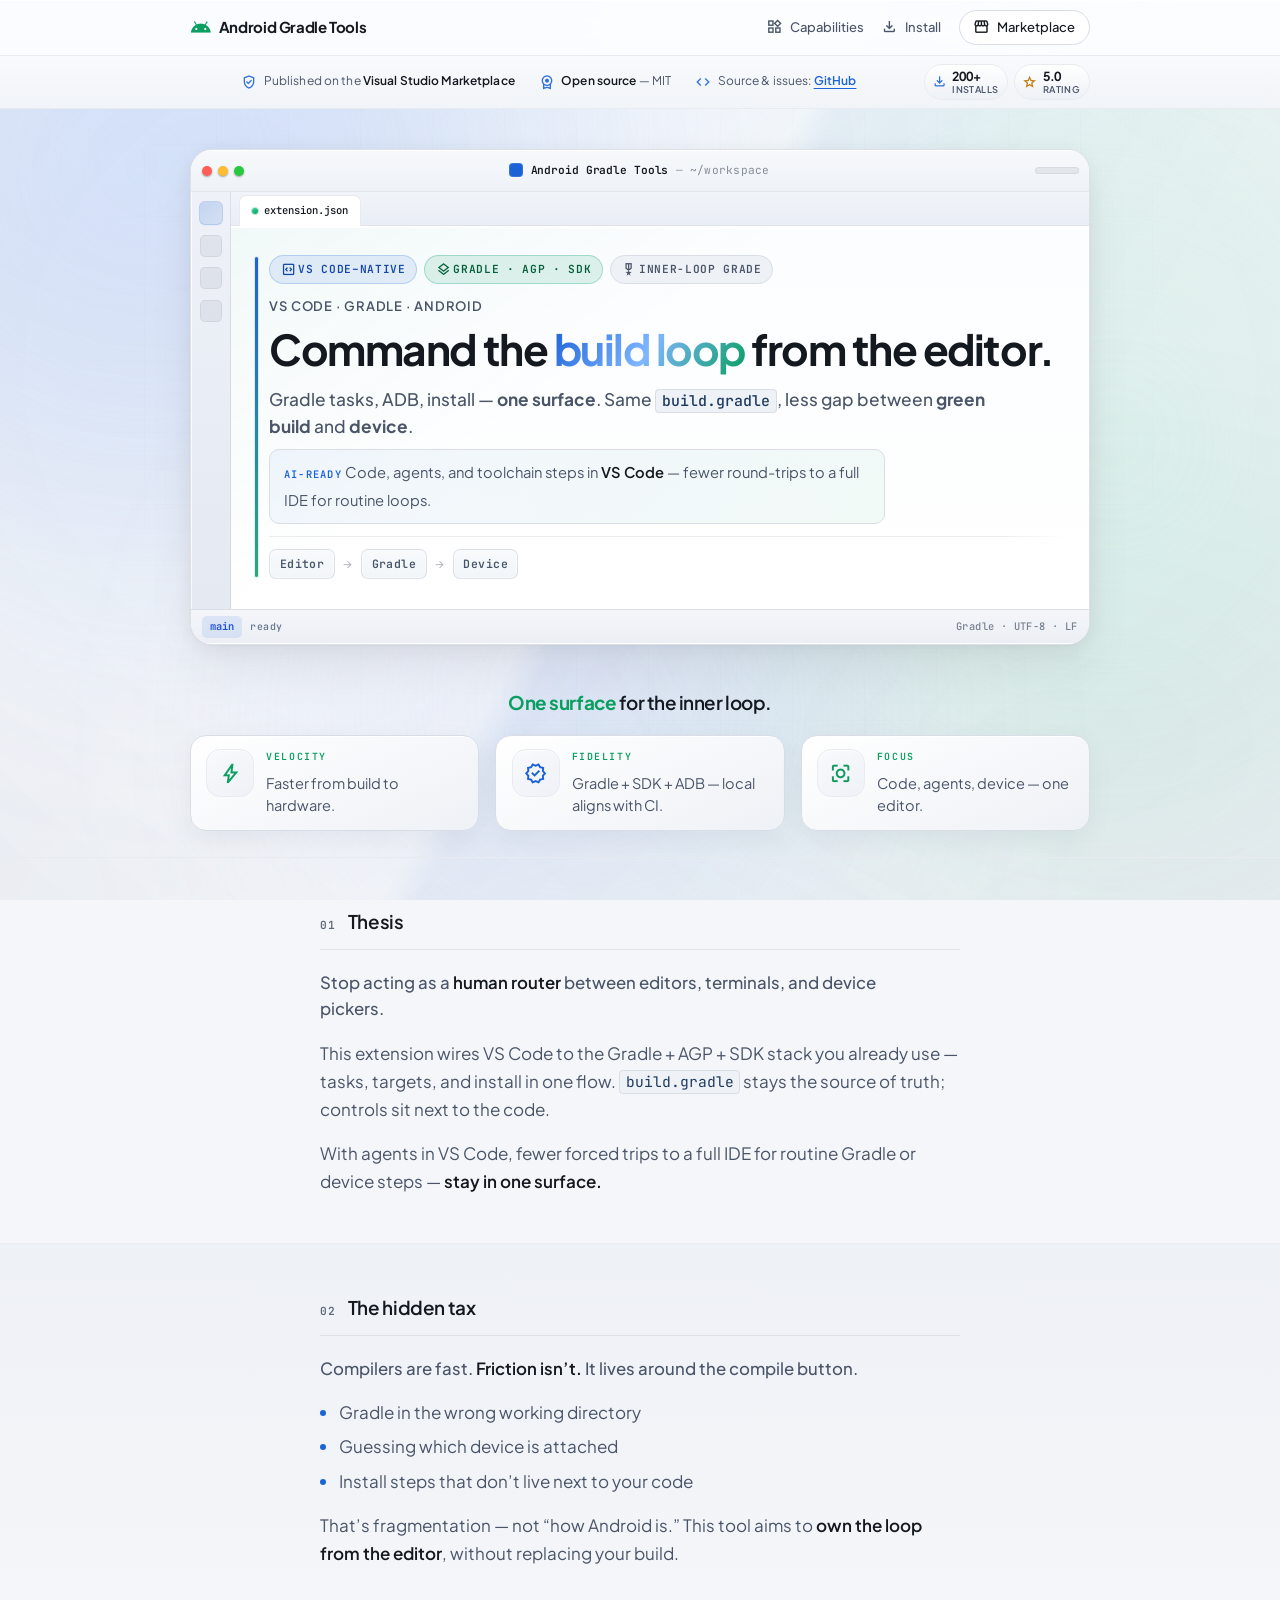
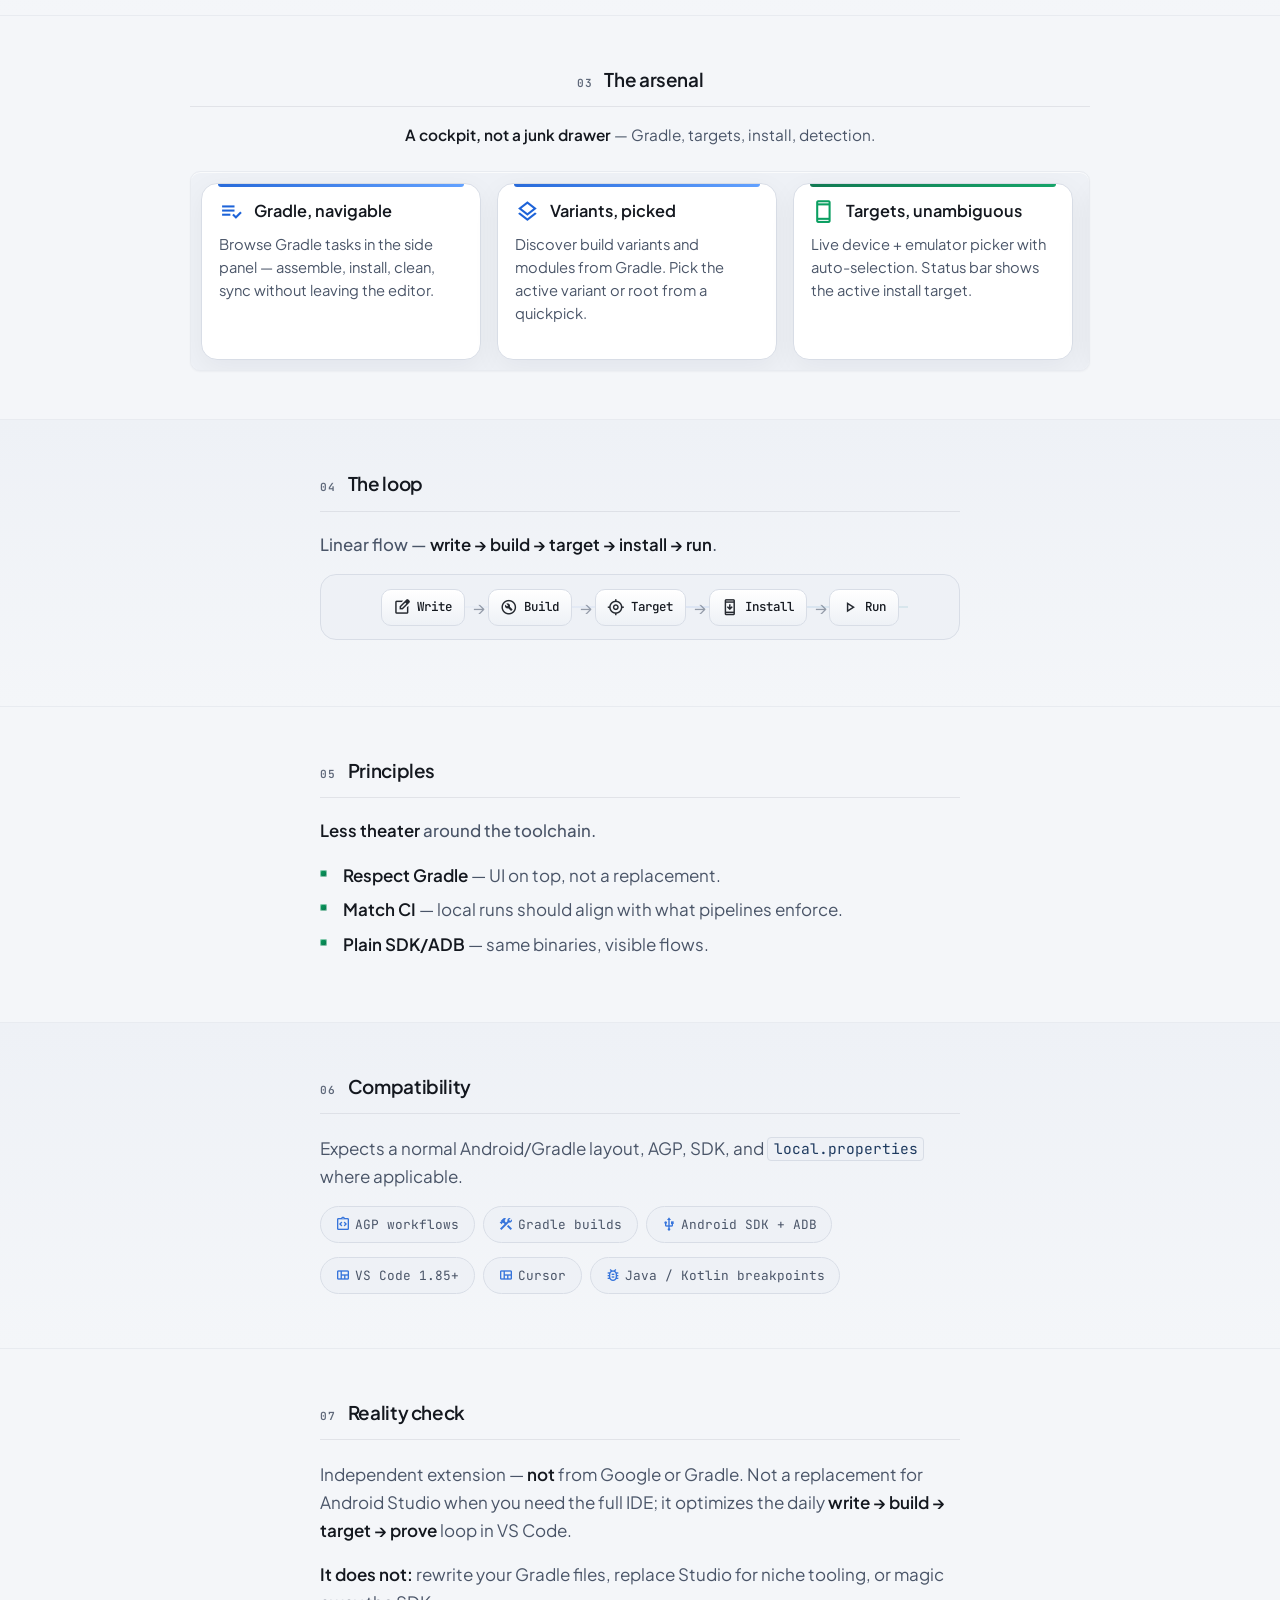
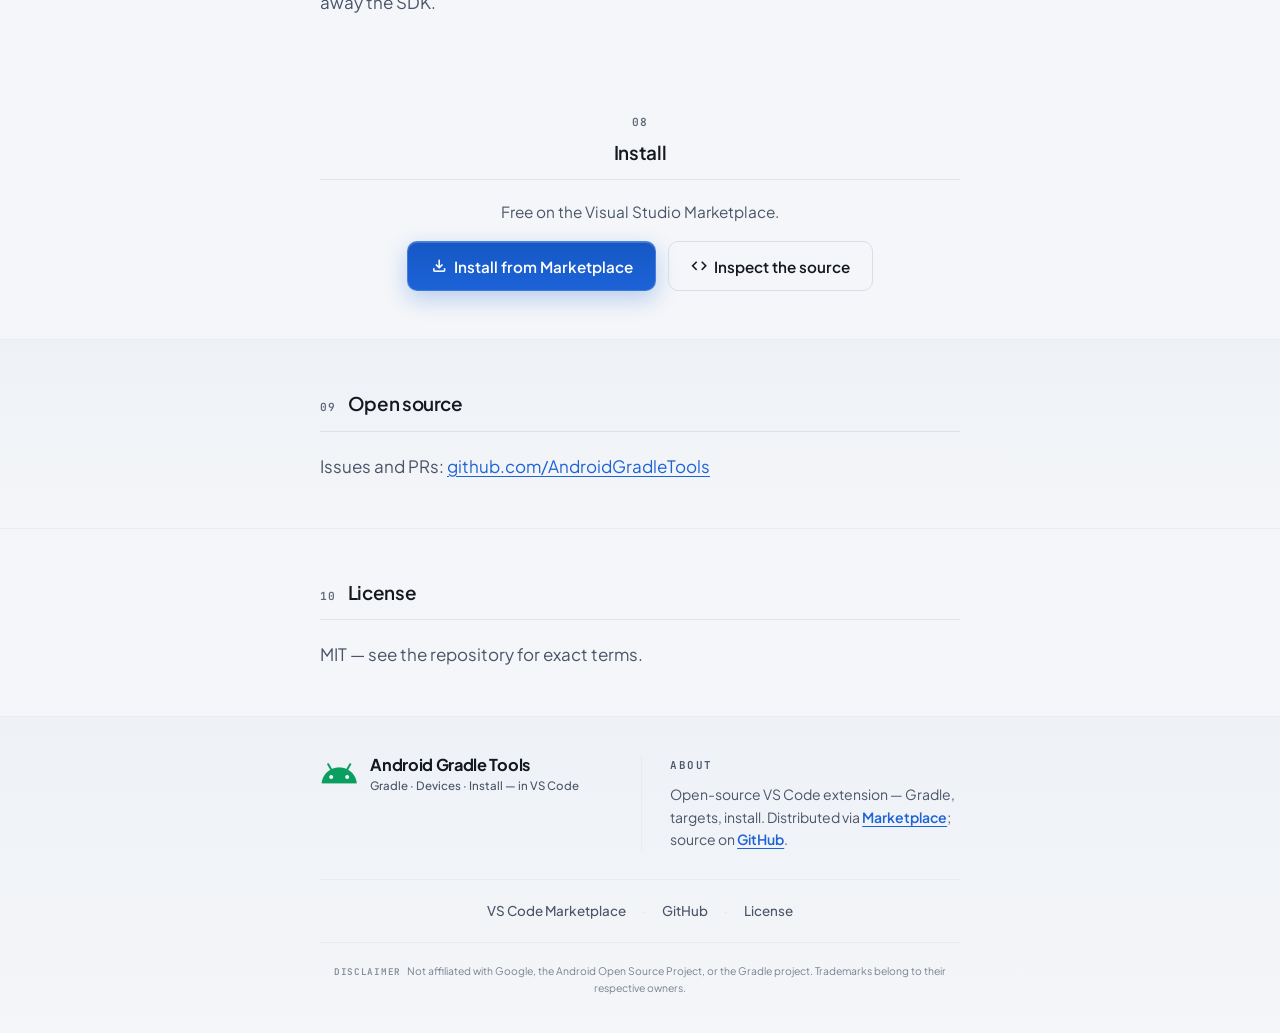
<file: landing-page/index.html>
<!DOCTYPE html>
<html lang="en">
  <head>
    <meta charset="utf-8" />
    <meta name="viewport" content="width=device-width, initial-scale=1" />
    <meta name="theme-color" content="#f4f6f9" />
    <title>Android Gradle Tools — Own the Android inner loop in VS Code</title>
    <meta
      name="description"
      content="Gradle, ADB, install, Logcat, JDWP debug, remote ADB bridge — drive the Android inner loop from VS Code & Cursor without Android Studio round-trips."
    />
    <meta name="application-name" content="Android Gradle Tools" />
    <meta name="keywords" content="Android, VS Code, Gradle, ADB, APK, Android Studio alternative, Android development, VSCode extension, Kotlin, Android build, Android debug, Android emulator, install APK, Gradle tasks, Android tools, Visual Studio Code Android, Android SDK, Android NDK, adb shell, adb logcat, build APK, debug APK, Android run configuration, Android device, connected device, wireless ADB, ADB over WiFi, Android build tools, Android Gradle plugin, AGP, Jetpack, Compose, Android CI, Android automation, mobile development, Android open source, MIT license, free Android tools, Android productivity, VS Code mobile, Android workspace, multi-module Android, Android monorepo, Gradle wrapper, gradlew, Android lint, Android test, instrumented test, Android unit test, adb install, adb uninstall, Android Studio replacement, lightweight Android IDE, Android developer tools, Android extension pack" />
    <meta name="author" content="cuongnv126" />
    <meta name="robots" content="index,follow" />
    <link rel="canonical" href="https://androidgradletools.org/" />
    <meta property="og:type" content="website" />
    <meta property="og:site_name" content="Android Gradle Tools" />
    <meta property="og:title" content="Android Gradle Tools — Android inner loop in VS Code" />
    <meta
      property="og:description"
      content="Gradle tasks, ADB, install, Logcat, JDWP debug, remote ADB over WebSocket, release signing — Android side panel for VS Code & Cursor. Open source, MIT."
    />
    <meta property="og:url" content="https://androidgradletools.org/" />
    <meta property="og:locale" content="en_US" />
    <meta property="og:image" content="https://raw.githubusercontent.com/AndroidGradleTools/android-ide-extension/main/media/screenshots/overview.webp" />
    <meta property="og:image:alt" content="Android Gradle Tools — VS Code extension overview" />
    <meta name="twitter:card" content="summary_large_image" />
    <meta name="twitter:title" content="Android Gradle Tools — VS Code extension" />
    <meta
      name="twitter:description"
      content="Gradle, ADB, install, Logcat, JDWP debug, remote ADB — Android inner loop in VS Code. MIT, on the Marketplace."
    />
    <meta name="twitter:image" content="https://raw.githubusercontent.com/AndroidGradleTools/android-ide-extension/main/media/screenshots/overview.webp" />
    <link rel="icon" type="image/png" href="favicon.png" />
    <script type="application/ld+json">
      {
        "@context": "https://schema.org",
        "@type": "SoftwareApplication",
        "name": "Android Gradle Tools",
        "description": "VS Code extension for Gradle tasks, Android targets, and APK install workflows.",
        "applicationCategory": "DeveloperApplication",
        "operatingSystem": "Windows, macOS, Linux",
        "offers": {
          "@type": "Offer",
          "price": "0",
          "priceCurrency": "USD",
          "availability": "https://schema.org/InStock"
        },
        "license": "https://opensource.org/licenses/MIT",
        "isAccessibleForFree": true,
        "url": "https://androidgradletools.org/",
        "downloadUrl": "https://marketplace.visualstudio.com/items?itemName=AndroidGradleTools.android-ide-extension",
        "codeRepository": "https://github.com/AndroidGradleTools/android-ide-extension",
        "softwareHelp": {
          "@type": "CreativeWork",
          "url": "https://github.com/AndroidGradleTools/android-ide-extension"
        },
        "keywords": "Android, VS Code, Gradle, ADB, APK, Kotlin, Android build, Android debug, Android emulator, VSCode extension, Android SDK, AGP, Jetpack Compose, adb logcat, wireless ADB, Android Studio alternative, Gradle wrapper, Android lint, Android test, mobile development",
        "screenshot": "https://raw.githubusercontent.com/AndroidGradleTools/android-ide-extension/main/media/screenshots/overview.webp",
        "featureList": [
          "Gradle tasks from the side panel",
          "Build variants picker",
          "Live ADB device picker",
          "Build → install → launch",
          "Logcat with regex filters",
          "APK cache browser",
          "JDWP debugger attach",
          "Remote ADB over WebSocket",
          "Release signing scaffold",
          "Isolated Gradle daemon control"
        ]
      }
    </script>
    <link rel="preconnect" href="https://fonts.googleapis.com" />
    <link rel="preconnect" href="https://fonts.gstatic.com" crossorigin />
    <link
      href="https://fonts.googleapis.com/css2?family=JetBrains+Mono:wght@400;500;600&family=Plus+Jakarta+Sans:ital,wght@0,400;0,500;0,600;0,700;1,400&display=swap"
      rel="stylesheet"
    />
    <link
      href="https://fonts.googleapis.com/css2?family=Material+Symbols+Outlined:opsz,wght,FILL,GRAD@24,400,0,0&display=swap"
      rel="stylesheet"
    />
    <link rel="stylesheet" href="styles.css" />
  </head>
  <body>
    <div class="page-bg" aria-hidden="true">
      <div class="page-bg__base"></div>
      <div class="page-bg__bloom page-bg__bloom--blue"></div>
      <div class="page-bg__bloom page-bg__bloom--green"></div>
      <div class="page-bg__bloom page-bg__bloom--violet"></div>
      <div class="page-bg__mesh"></div>
      <div class="page-bg__beam"></div>
      <div class="page-bg__grid"></div>
      <div class="page-bg__grain"></div>
      <div class="page-bg__vignette"></div>
    </div>
    <a class="skip-link" href="#main">Skip to content</a>

    <header class="site-top agt-nav-in" data-motion="nav">
      <nav class="site-nav wrap" aria-label="Primary">
        <a class="site-nav__brand" href="#">
          <span class="icon icon--nav icon--ad" aria-hidden="true">android</span>
          Android Gradle Tools
        </a>
        <div class="site-nav__links">
          <a class="site-nav__link" href="#capabilities-heading"
            ><span class="icon icon--inline" aria-hidden="true">widgets</span>Capabilities</a
          >
          <a class="site-nav__link" href="#install-heading"
            ><span class="icon icon--inline" aria-hidden="true">download</span>Install</a
          >
          <a
            class="site-nav__link site-nav__link--cta"
            href="https://marketplace.visualstudio.com/items?itemName=AndroidGradleTools.android-ide-extension"
            rel="noopener noreferrer"
            ><span class="icon icon--inline" aria-hidden="true">storefront</span>Marketplace</a
          >
        </div>
      </nav>
    </header>

    <div class="trust-strip" aria-label="Project distribution and license">
      <div class="wrap trust-strip__inner">
        <ul class="trust-strip__list">
          <li class="trust-strip__item">
            <span class="icon trust-strip__icon" aria-hidden="true">verified_user</span>
            <span><span class="hide-sm">Published on the </span><strong>Visual Studio Marketplace</strong></span>
          </li>
          <li class="trust-strip__item">
            <span class="icon trust-strip__icon" aria-hidden="true">license</span>
            <span><strong>Open source</strong> — MIT</span>
          </li>
          <li class="trust-strip__item">
            <span class="icon trust-strip__icon" aria-hidden="true">code</span>
            <span
              >Source &amp; issues:
              <a href="https://github.com/AndroidGradleTools/android-ide-extension" rel="noopener noreferrer">GitHub</a></span
            >
          </li>
        </ul>
        <ul class="trust-strip__metrics" aria-label="Marketplace highlights" data-reveal>
          <li class="trust-strip__metric">
            <span class="icon trust-strip__metric-icon" aria-hidden="true">download</span>
            <span class="trust-strip__metric-stack">
              <span class="trust-strip__metric-value">200+</span>
              <span class="trust-strip__metric-label">Installs</span>
            </span>
          </li>
          <li class="trust-strip__metric trust-strip__metric--rating">
            <span class="icon trust-strip__metric-icon" aria-hidden="true">star</span>
            <span class="trust-strip__metric-stack">
              <span class="trust-strip__metric-value">5.0</span>
              <span class="trust-strip__metric-label">Rating</span>
            </span>
          </li>
        </ul>
      </div>
    </div>

    <header class="site-header">
      <div class="wrap">
        <div class="ide-window ide-window--motion" role="presentation" data-motion="hero">
          <div class="ide-window__titlebar">
            <span class="ide-window__traffic" aria-hidden="true">
              <span class="ide-window__dot ide-window__dot--r"></span>
              <span class="ide-window__dot ide-window__dot--y"></span>
              <span class="ide-window__dot ide-window__dot--g"></span>
            </span>
            <span class="ide-window__title">
              <span class="ide-window__icon" aria-hidden="true"></span>
              <span class="ide-window__title-text">Android Gradle Tools</span>
              <span class="ide-window__sep" aria-hidden="true">—</span>
              <span class="ide-window__path">~/workspace</span>
            </span>
            <span class="ide-window__title-actions" aria-hidden="true">
              <span class="ide-window__title-pill"></span>
            </span>
          </div>
          <div class="ide-window__shell">
            <div class="ide-window__activity" aria-hidden="true">
              <span class="ide-window__activity-node ide-window__activity-node--active"></span>
              <span class="ide-window__activity-node"></span>
              <span class="ide-window__activity-node"></span>
              <span class="ide-window__activity-node"></span>
            </div>
            <div class="ide-window__main">
              <div class="ide-window__tabstrip" aria-hidden="true">
                <span class="ide-window__tab ide-window__tab--active">
                  <span class="ide-window__tab-led"></span>
                  extension.json
                </span>
              </div>
              <div class="ide-window__body">
                <div class="hero-copy">
                  <div class="hero-badges">
                    <span class="badge badge--jb"
                      ><span class="icon icon--badge" aria-hidden="true">code_blocks</span>VS Code–native</span
                    >
                    <span class="badge badge--android"
                      ><span class="icon icon--badge" aria-hidden="true">layers</span>Gradle · AGP · SDK</span
                    >
                    <span class="badge badge--neutral"
                      ><span class="icon icon--badge" aria-hidden="true">military_tech</span>Inner-loop grade</span
                    >
                  </div>
                  <p class="hero-kicker">VS Code · Gradle · Android</p>
                  <h1 class="hero-title">
                    Command the <span class="hero-title__accent">build loop</span> from the editor.
                  </h1>
                  <p class="lead">
                    Gradle tasks, ADB, install — <strong>one surface</strong>. Same <code class="inline-code">build.gradle</code>, less gap
                    between <strong>green build</strong> and <strong>device</strong>.
                  </p>
                  <p class="hero-ai">
                    <span class="hero-ai__tag">AI-ready</span>
                    Code, agents, and toolchain steps in <strong>VS Code</strong> — fewer round-trips to a full IDE for routine loops.
                  </p>
                  <div class="hero-pipeline" role="group" aria-label="Development flow">
                    <span class="hero-pipeline__step">Editor</span>
                    <span class="hero-pipeline__arrow" aria-hidden="true">→</span>
                    <span class="hero-pipeline__step">Gradle</span>
                    <span class="hero-pipeline__arrow" aria-hidden="true">→</span>
                    <span class="hero-pipeline__step">Device</span>
                  </div>
                </div>
              </div>
            </div>
          </div>
          <div class="ide-window__status" aria-hidden="true">
            <span class="ide-window__status-left">
              <span class="ide-window__status-pill">main</span>
              <span class="ide-window__status-sync">ready</span>
            </span>
            <span class="ide-window__status-right">Gradle · UTF-8 · LF</span>
          </div>
        </div>
      </div>
    </header>

    <section class="value-strip" aria-label="Positioning">
      <div class="wrap">
        <p class="value-strip__manifesto" data-reveal>
          <strong>One surface</strong> for the inner loop.
        </p>
        <ul class="value-strip__list">
          <li class="value-strip__item" data-reveal>
            <span class="value-strip__icon-wrap" aria-hidden="true"
              ><span class="icon icon--value icon--ad">bolt</span></span
            >
            <div class="value-strip__stack">
              <span class="value-strip__label">Velocity</span>
              <span class="value-strip__text">Faster from build to hardware.</span>
            </div>
          </li>
          <li class="value-strip__item" data-reveal>
            <span class="value-strip__icon-wrap" aria-hidden="true"
              ><span class="icon icon--value icon--jb">verified</span></span
            >
            <div class="value-strip__stack">
              <span class="value-strip__label">Fidelity</span>
              <span class="value-strip__text">Gradle + SDK + ADB — local aligns with CI.</span>
            </div>
          </li>
          <li class="value-strip__item" data-reveal>
            <span class="value-strip__icon-wrap" aria-hidden="true"
              ><span class="icon icon--value icon--mix">center_focus_strong</span></span
            >
            <div class="value-strip__stack">
              <span class="value-strip__label">Focus</span>
              <span class="value-strip__text">Code, agents, device — one editor.</span>
            </div>
          </li>
        </ul>
      </div>
    </section>

    <main id="main">
      <section class="section" aria-labelledby="overview-heading" data-reveal>
        <div class="wrap narrow">
          <h2 id="overview-heading" class="section-heading">
            <span class="section-heading__index">01</span>
            Thesis
          </h2>
          <p class="lead-in">
            Stop acting as a <strong>human router</strong> between editors, terminals, and device pickers.
          </p>
          <p>
            This extension wires VS Code to the Gradle + AGP + SDK stack you already use — tasks, targets, and install in one flow.
            <code class="inline-code">build.gradle</code> stays the source of truth; controls sit next to the code.
          </p>
          <p>
            With agents in VS Code, fewer forced trips to a full IDE for routine Gradle or device steps —
            <strong>stay in one surface.</strong>
          </p>
        </div>
      </section>

      <section class="section section--muted" aria-labelledby="why-heading" data-reveal>
        <div class="wrap narrow">
          <h2 id="why-heading" class="section-heading">
            <span class="section-heading__index">02</span>
            The hidden tax
          </h2>
          <p class="lead-in">Compilers are fast. <strong>Friction isn’t.</strong> It lives around the compile button.</p>
          <ul class="list">
            <li>Gradle in the wrong working directory</li>
            <li>Guessing which device is attached</li>
            <li>Install steps that don’t live next to your code</li>
          </ul>
          <p>
            That’s fragmentation — not “how Android is.” This tool aims to <strong>own the loop from the editor</strong>, without
            replacing your build.
          </p>
        </div>
      </section>

      <section class="section" aria-labelledby="capabilities-heading" data-reveal>
        <div class="wrap">
          <div class="section-stack section-stack--center">
            <h2 id="capabilities-heading" class="section-heading section-heading--center">
              <span class="section-heading__index">03</span>
              The arsenal
            </h2>
            <p class="section-deck">
              <strong>A cockpit, not a junk drawer</strong> — Gradle, targets, install, detection.
            </p>
          </div>
          <div class="arsenal-scroll-wrap">
            <div
              class="grid grid--arsenal"
              role="region"
              aria-label="Capabilities"
              tabindex="0"
            >
              <article class="card">
                <div class="card__accent card__accent--jb"></div>
                <div class="card__head">
                  <span class="icon icon--card icon--jb" aria-hidden="true">playlist_add_check</span>
                  <h3>Gradle, navigable</h3>
                </div>
                <p>Browse Gradle tasks in the side panel — assemble, install, clean, sync without leaving the editor.</p>
              </article>
              <article class="card">
                <div class="card__accent card__accent--jb"></div>
                <div class="card__head">
                  <span class="icon icon--card icon--jb" aria-hidden="true">layers</span>
                  <h3>Variants, picked</h3>
                </div>
                <p>Discover build variants and modules from Gradle. Pick the active variant or root from a quickpick.</p>
              </article>
              <article class="card">
                <div class="card__accent card__accent--ad"></div>
                <div class="card__head">
                  <span class="icon icon--card icon--ad" aria-hidden="true">smartphone</span>
                  <h3>Targets, unambiguous</h3>
                </div>
                <p>Live device + emulator picker with auto-selection. Status bar shows the active install target.</p>
              </article>
              <article class="card">
                <div class="card__accent card__accent--mix"></div>
                <div class="card__head">
                  <span class="icon icon--card icon--mix" aria-hidden="true">install_mobile</span>
                  <h3>Build → install → launch</h3>
                </div>
                <p>Tight loop — build, push to device, launch the app. Repeat until it runs.</p>
              </article>
              <article class="card">
                <div class="card__accent card__accent--jb"></div>
                <div class="card__head">
                  <span class="icon icon--card icon--jb" aria-hidden="true">terminal</span>
                  <h3>Logcat, integrated</h3>
                </div>
                <p>Live device logs with regex filters, level coloring, package filter, and persistent column settings.</p>
              </article>
              <article class="card">
                <div class="card__accent card__accent--ad"></div>
                <div class="card__head">
                  <span class="icon icon--card icon--ad" aria-hidden="true">archive</span>
                  <h3>APK cache, browseable</h3>
                </div>
                <p>Re-install previous build outputs from a cache. Clean it on demand.</p>
              </article>
              <article class="card">
                <div class="card__accent card__accent--mix"></div>
                <div class="card__head">
                  <span class="icon icon--card icon--mix" aria-hidden="true">bug_report</span>
                  <h3>Debug, attached</h3>
                </div>
                <p>Attach the JDWP debugger to a running process via local port forwarding. Source-mapped breakpoints out of the box.</p>
              </article>
              <article class="card">
                <div class="card__accent card__accent--jb"></div>
                <div class="card__head">
                  <span class="icon icon--card icon--jb" aria-hidden="true">globe</span>
                  <h3>Remote ADB, bridged</h3>
                </div>
                <p>Connect to a phone over a WebSocket relay — wireless, remote LAN, or paired companion app.</p>
              </article>
              <article class="card">
                <div class="card__accent card__accent--ad"></div>
                <div class="card__head">
                  <span class="icon icon--card icon--ad" aria-hidden="true">key</span>
                  <h3>Release signing, scaffolded</h3>
                </div>
                <p>Guided setup writes signingConfigs blocks into your build.gradle. Local-override flow keeps secrets out of the repo.</p>
              </article>
              <article class="card">
                <div class="card__accent card__accent--mix"></div>
                <div class="card__head">
                  <span class="icon icon--card icon--mix" aria-hidden="true">stop_circle</span>
                  <h3>Daemons, contained</h3>
                </div>
                <p>Isolated GRADLE_USER_HOME so editor builds don't fight Studio. Auto-stop idle daemons after N minutes.</p>
              </article>
            </div>
          </div>
        </div>
      </section>

      <section class="section section--muted" aria-labelledby="workflow-heading" data-reveal>
        <div class="wrap narrow">
          <h2 id="workflow-heading" class="section-heading">
            <span class="section-heading__index">04</span>
            The loop
          </h2>
          <p class="lead-in">Linear flow — <strong>write → build → target → install → run</strong>.</p>
          <div class="workflow-rail workflow-rail--motion">
            <div class="workflow-rail__track" aria-hidden="true"></div>
            <ol class="workflow-steps">
              <li
                ><span class="workflow-steps__inner"
                  ><span class="icon icon--wf" aria-hidden="true">edit_square</span>Write</span
                ></li
              >
              <li
                ><span class="workflow-steps__inner"
                  ><span class="icon icon--wf" aria-hidden="true">build_circle</span>Build</span
                ></li
              >
              <li
                ><span class="workflow-steps__inner"
                  ><span class="icon icon--wf" aria-hidden="true">my_location</span>Target</span
                ></li
              >
              <li
                ><span class="workflow-steps__inner"
                  ><span class="icon icon--wf" aria-hidden="true">system_update</span>Install</span
                ></li
              >
              <li
                ><span class="workflow-steps__inner"
                  ><span class="icon icon--wf" aria-hidden="true">play_arrow</span>Run</span
                ></li
              >
            </ol>
          </div>
        </div>
      </section>

      <section class="section" aria-labelledby="principles-heading" data-reveal>
        <div class="wrap narrow">
          <h2 id="principles-heading" class="section-heading">
            <span class="section-heading__index">05</span>
            Principles
          </h2>
          <p class="lead-in"><strong>Less theater</strong> around the toolchain.</p>
          <ul class="list list--checks">
            <li><strong>Respect Gradle</strong> — UI on top, not a replacement.</li>
            <li><strong>Match CI</strong> — local runs should align with what pipelines enforce.</li>
            <li><strong>Plain SDK/ADB</strong> — same binaries, visible flows.</li>
          </ul>
        </div>
      </section>

      <section class="section section--muted" aria-labelledby="compat-heading" data-reveal>
        <div class="wrap narrow">
          <h2 id="compat-heading" class="section-heading">
            <span class="section-heading__index">06</span>
            Compatibility
          </h2>
          <p>
            Expects a normal Android/Gradle layout, AGP, SDK, and <code class="inline-code">local.properties</code> where applicable.
          </p>
          <ul class="list list--inline-tags">
            <li><span class="icon icon--tag" aria-hidden="true">integration_instructions</span>AGP workflows</li>
            <li><span class="icon icon--tag" aria-hidden="true">construction</span>Gradle builds</li>
            <li><span class="icon icon--tag" aria-hidden="true">usb</span>Android SDK + ADB</li>
            <li><span class="icon icon--tag" aria-hidden="true">view_quilt</span>VS Code 1.85+</li>
            <li><span class="icon icon--tag" aria-hidden="true">view_quilt</span>Cursor</li>
            <li><span class="icon icon--tag" aria-hidden="true">bug_report</span>Java / Kotlin breakpoints</li>
          </ul>
        </div>
      </section>

      <section class="section" aria-labelledby="transparency-heading" data-reveal>
        <div class="wrap narrow">
          <h2 id="transparency-heading" class="section-heading">
            <span class="section-heading__index">07</span>
            Reality check
          </h2>
          <p>
            Independent extension — <strong>not</strong> from Google or Gradle. Not a replacement for Android Studio when you need
            the full IDE; it optimizes the daily <strong>write → build → target → prove</strong> loop in VS Code.
          </p>
          <p><strong>It does not:</strong> rewrite your Gradle files, replace Studio for niche tooling, or magic away the SDK.</p>
        </div>
      </section>

      <section class="section cta" aria-labelledby="install-heading" data-reveal>
        <div class="wrap narrow">
          <h2 id="install-heading" class="section-heading section-heading--center">
            <span class="section-heading__index">08</span>
            Install
          </h2>
          <p class="section-deck section-deck--center">Free on the Visual Studio Marketplace.</p>
          <p class="cta-actions">
            <a
              class="button button--primary"
              href="https://marketplace.visualstudio.com/items?itemName=AndroidGradleTools.android-ide-extension"
              rel="noopener noreferrer"
              ><span class="icon icon--btn" aria-hidden="true">download</span>Install from Marketplace</a
            >
            <a class="button button--ghost" href="https://github.com/AndroidGradleTools/android-ide-extension" rel="noopener noreferrer"
              ><span class="icon icon--btn" aria-hidden="true">code</span>Inspect the source</a
            >
          </p>
        </div>
      </section>

      <section class="section section--muted" aria-labelledby="source-heading" data-reveal>
        <div class="wrap narrow">
          <h2 id="source-heading" class="section-heading">
            <span class="section-heading__index">09</span>
            Open source
          </h2>
          <p>
            Issues and PRs:
            <a href="https://github.com/AndroidGradleTools/android-ide-extension" rel="noopener noreferrer">github.com/AndroidGradleTools</a>
          </p>
        </div>
      </section>

      <section class="section" aria-labelledby="license-heading" data-reveal>
        <div class="wrap narrow">
          <h2 id="license-heading" class="section-heading">
            <span class="section-heading__index">10</span>
            License
          </h2>
          <p>MIT — see the repository for exact terms.</p>
        </div>
      </section>
    </main>

    <footer class="site-footer" data-reveal>
      <div class="wrap narrow">
        <div class="footer-brand">
          <a class="footer-brand__logo" href="#" aria-label="Android Gradle Tools — top of page">
            <span class="icon icon--footer-logo icon--ad" aria-hidden="true">android</span>
            <span class="footer-brand__lockup">
              <span class="footer-brand__name">Android Gradle Tools</span>
              <span class="footer-brand__tagline">Gradle · Devices · Install — in VS Code</span>
            </span>
          </a>
          <div class="footer-about">
            <h2 class="footer-about__title" id="footer-about-heading">About</h2>
            <p class="footer-about__text">
              Open-source VS Code extension — Gradle, targets, install. Distributed via
              <a
                href="https://marketplace.visualstudio.com/items?itemName=AndroidGradleTools.android-ide-extension"
                rel="noopener noreferrer"
                >Marketplace</a
              >; source on
              <a href="https://github.com/AndroidGradleTools/android-ide-extension" rel="noopener noreferrer">GitHub</a>.
            </p>
          </div>
        </div>
        <nav class="footer-meta" aria-label="Official links">
          <a
            class="footer-meta__link"
            href="https://marketplace.visualstudio.com/items?itemName=AndroidGradleTools.android-ide-extension"
            rel="noopener noreferrer"
            >VS Code Marketplace</a
          >
          <span class="footer-meta__sep" aria-hidden="true">·</span>
          <a class="footer-meta__link" href="https://github.com/AndroidGradleTools/android-ide-extension" rel="noopener noreferrer">GitHub</a>
          <span class="footer-meta__sep" aria-hidden="true">·</span>
          <a class="footer-meta__link" href="#license-heading">License</a>
        </nav>
        <p class="footer-disclaimer" role="note">
          <span class="footer-disclaimer__label">Disclaimer</span>
          Not affiliated with Google, the Android Open Source Project, or the Gradle project. Trademarks belong to their respective
          owners.
        </p>
      </div>
    </footer>
    <script src="main.js" defer></script>
  </body>
</html>
</file>
<file: landing-page/styles.css>
/* Android Gradle Tools — light professional × Material */

:root {
  --jb-bg: #f4f6f9;
  --jb-bg-elevated: #ffffff;
  --jb-bg-input: #eef1f6;
  --jb-border: #d8dde6;
  --jb-border-subtle: #e8ebf0;
  --jb-text: #14181f;
  --jb-text-dim: #4a5568;
  --jb-blue: #1d63d8;
  --jb-blue-hover: #1557c4;
  --jb-blue-soft: rgba(29, 99, 216, 0.1);
  --jb-focus: #2563eb;

  --ad-green: #0a9f61;
  --ad-green-dark: #06734a;
  --ad-green-soft: rgba(10, 159, 97, 0.12);
  --ad-green-glow: rgba(10, 159, 97, 0.2);
  --ad-surface-tonal: #ecfdf6;
  --ad-outline: rgba(10, 159, 97, 0.28);

  --radius-sm: 6px;
  --radius-md: 10px;
  --radius-lg: 16px;
  --radius-xl: 22px;

  --font-sans: "Plus Jakarta Sans", "Segoe UI", system-ui, sans-serif;
  --font-mono: "JetBrains Mono", ui-monospace, monospace;

  --max: 640px;
  --max-wide: 900px;
  --shadow-soft: 0 1px 0 rgba(255, 255, 255, 0.92) inset, 0 4px 24px rgba(15, 23, 42, 0.06), 0 1px 3px rgba(15, 23, 42, 0.04);
  --shadow-card: 0 1px 0 rgba(255, 255, 255, 0.95) inset, 0 8px 28px rgba(15, 23, 42, 0.05);
  --shadow-card-hover: 0 14px 40px rgba(15, 23, 42, 0.09);

  /* Layout rhythm — documentation / product-site feel */
  --section-y: clamp(2.15rem, 4.2vw, 3rem);
  --prose-width: 38rem;
  --hairline: rgba(15, 23, 42, 0.08);
}

*,
*::before,
*::after {
  box-sizing: border-box;
}

html {
  scroll-behavior: smooth;
  color-scheme: light;
}

body {
  margin: 0;
  font-family: var(--font-sans);
  font-size: 1.0625rem;
  line-height: 1.65;
  color: var(--jb-text);
  background: var(--jb-bg);
  -webkit-font-smoothing: antialiased;
  text-rendering: optimizeLegibility;
  font-feature-settings: "kern" 1, "liga" 1;
}

::selection {
  background: rgba(29, 99, 216, 0.14);
  color: var(--jb-text);
}

/* Material Symbols — square box so glyphs never stretch in flex/grid */
.icon {
  font-family: "Material Symbols Outlined";
  font-weight: normal;
  font-style: normal;
  font-size: 1.25rem;
  line-height: 1;
  display: inline-flex;
  align-items: center;
  justify-content: center;
  flex-shrink: 0;
  width: 1em;
  height: 1em;
  aspect-ratio: 1;
  vertical-align: -0.15em;
  font-variation-settings:
    "FILL" 0,
    "wght" 400,
    "GRAD" 0,
    "opsz" 24;
  -webkit-font-smoothing: antialiased;
  user-select: none;
}

.icon--inline {
  font-size: 1.05rem;
  vertical-align: -0.18em;
  margin-right: 0.15rem;
}

.icon--nav {
  font-size: 1.35rem;
  vertical-align: -0.2em;
}

.icon--ad {
  color: var(--ad-green);
}

.icon--jb {
  color: var(--jb-blue);
}

.icon--mix {
  color: #0d9a5c;
}

.icon--badge {
  font-size: 0.95rem;
  margin-right: 0.15rem;
  vertical-align: -0.2em;
}

.icon--hero-li {
  font-size: 1.15rem;
  flex-shrink: 0;
  margin-top: 0.12rem;
}

.icon--value {
  font-size: 1.45rem;
}

.icon--card {
  font-size: 1.55rem;
  flex-shrink: 0;
}

.icon--wf {
  font-size: 1.1rem;
  opacity: 0.92;
}

.icon--tag {
  font-size: 1rem;
  margin-right: 0.25rem;
  vertical-align: -0.2em;
  color: var(--jb-blue);
  opacity: 0.88;
}

.icon--btn {
  font-size: 1.15rem;
  margin-right: 0.35rem;
  vertical-align: -0.18em;
}

/* —— Dynamic background (multi-layer) —— */
.page-bg {
  position: fixed;
  inset: 0;
  z-index: -1;
  pointer-events: none;
  overflow: hidden;
  isolation: isolate;
}

.page-bg__base {
  position: absolute;
  inset: 0;
  background:
    radial-gradient(ellipse 120% 85% at 50% -15%, rgba(29, 99, 216, 0.06), transparent 52%),
    radial-gradient(ellipse 95% 65% at 100% 10%, rgba(10, 159, 97, 0.05), transparent 48%),
    linear-gradient(180deg, #fafbfd 0%, var(--jb-bg) 35%, #f0f3f8 100%);
}

.page-bg__bloom {
  position: absolute;
  border-radius: 50%;
  filter: blur(88px);
  mix-blend-mode: multiply;
  opacity: 0.42;
  will-change: transform, opacity;
}

.page-bg__bloom--blue {
  width: min(110vmin, 920px);
  height: min(110vmin, 920px);
  left: max(-28%, -180px);
  top: max(-32%, -200px);
  background: radial-gradient(
    circle at 35% 40%,
    rgba(180, 205, 255, 0.85) 0%,
    rgba(120, 165, 240, 0.25) 45%,
    transparent 68%
  );
  animation: agt-bloom-a 42s ease-in-out infinite alternate;
}

.page-bg__bloom--green {
  width: min(100vmin, 820px);
  height: min(100vmin, 820px);
  right: max(-24%, -160px);
  top: 8%;
  background: radial-gradient(
    circle at 60% 45%,
    rgba(170, 235, 210, 0.75) 0%,
    rgba(120, 210, 175, 0.22) 48%,
    transparent 72%
  );
  animation: agt-bloom-b 48s ease-in-out infinite alternate;
}

.page-bg__bloom--violet {
  width: min(85vmin, 700px);
  height: min(85vmin, 700px);
  left: 18%;
  bottom: max(-38%, -220px);
  background: radial-gradient(
    circle at 50% 40%,
    rgba(200, 210, 255, 0.55) 0%,
    rgba(160, 185, 245, 0.18) 50%,
    transparent 70%
  );
  opacity: 0.5;
  animation: agt-bloom-c 56s ease-in-out infinite alternate;
}

@keyframes agt-bloom-a {
  0% {
    transform: translate3d(0, 0, 0) scale(1);
    opacity: 0.38;
  }
  100% {
    transform: translate3d(10%, 14%, 0) scale(1.12);
    opacity: 0.52;
  }
}

@keyframes agt-bloom-b {
  0% {
    transform: translate3d(0, 0, 0) scale(1.02);
    opacity: 0.4;
  }
  100% {
    transform: translate3d(-12%, 10%, 0) scale(1.18);
    opacity: 0.55;
  }
}

@keyframes agt-bloom-c {
  0% {
    transform: translate3d(0, 0, 0) scale(1);
    opacity: 0.32;
  }
  100% {
    transform: translate3d(8%, -12%, 0) scale(1.15);
    opacity: 0.48;
  }
}

.page-bg__mesh {
  position: absolute;
  inset: -15%;
  background:
    radial-gradient(ellipse 90% 70% at 25% 25%, rgba(29, 99, 216, 0.06), transparent 55%),
    radial-gradient(ellipse 85% 75% at 75% 75%, rgba(10, 159, 97, 0.05), transparent 52%),
    radial-gradient(ellipse 60% 50% at 50% 100%, rgba(255, 255, 255, 0.5), transparent 55%);
  animation: agt-mesh-breathe 22s ease-in-out infinite alternate;
  opacity: 0.95;
}

@keyframes agt-mesh-breathe {
  0% {
    transform: translate3d(0, 0, 0) scale(1);
    opacity: 0.75;
  }
  100% {
    transform: translate3d(-3%, 2%, 0) scale(1.06);
    opacity: 0.95;
  }
}

.page-bg__beam {
  position: absolute;
  inset: -60%;
  background: linear-gradient(
    118deg,
    transparent 0%,
    transparent 38%,
    rgba(255, 255, 255, 0.65) 49.5%,
    rgba(29, 99, 216, 0.07) 50.5%,
    transparent 62%,
    transparent 100%
  );
  opacity: 0.45;
  animation: agt-beam-sweep 32s ease-in-out infinite alternate;
}

@keyframes agt-beam-sweep {
  0% {
    transform: translate3d(-18%, -6%, 0) rotate(-8deg) scale(1.1);
  }
  100% {
    transform: translate3d(14%, 10%, 0) rotate(6deg) scale(1.15);
  }
}

.page-bg__grid {
  position: absolute;
  inset: 0;
  background-image:
    linear-gradient(rgba(15, 23, 42, 0.05) 1px, transparent 1px),
    linear-gradient(90deg, rgba(15, 23, 42, 0.05) 1px, transparent 1px);
  background-size: 72px 72px;
  mask-image: radial-gradient(ellipse 78% 88% at 50% 38%, rgba(0, 0, 0, 0.45), transparent 74%);
  opacity: 0.55;
  animation: agt-grid-flow 90s linear infinite;
}

@keyframes agt-grid-flow {
  0% {
    background-position: 0 0, 0 0;
  }
  100% {
    background-position: 72px 72px, 72px 72px;
  }
}

.page-bg__grain {
  position: absolute;
  inset: 0;
  opacity: 0.4;
  background-image: url("data:image/svg+xml,%3Csvg xmlns='http://www.w3.org/2000/svg' width='32' height='32' viewBox='0 0 32 32'%3E%3Ccircle cx='2' cy='2' r='0.55' fill='%230f172a' fill-opacity='0.025'/%3E%3C/svg%3E");
  background-size: 32px 32px;
  mask-image: linear-gradient(180deg, rgba(0, 0, 0, 0.35) 0%, rgba(0, 0, 0, 0.12) 55%, transparent 100%);
  animation: agt-grain-shift 12s steps(6) infinite;
}

@keyframes agt-grain-shift {
  0%,
  100% {
    opacity: 0.28;
    transform: translate3d(0, 0, 0);
  }
  50% {
    opacity: 0.36;
    transform: translate3d(-4px, 2px, 0);
  }
}

.page-bg__vignette {
  position: absolute;
  inset: 0;
  background: radial-gradient(
    ellipse 95% 90% at 50% 42%,
    transparent 0%,
    transparent 48%,
    rgba(15, 23, 42, 0.04) 100%
  );
  pointer-events: none;
}

.skip-link {
  position: absolute;
  left: -9999px;
  top: auto;
  width: 1px;
  height: 1px;
  overflow: hidden;
}

.skip-link:focus {
  position: fixed;
  left: 1rem;
  top: 1rem;
  z-index: 100;
  width: auto;
  height: auto;
  padding: 0.5rem 1rem;
  background: var(--jb-blue);
  color: #fff;
  border-radius: var(--radius-sm);
  text-decoration: none;
}

.visually-hidden {
  position: absolute;
  width: 1px;
  height: 1px;
  padding: 0;
  margin: -1px;
  overflow: hidden;
  clip: rect(0, 0, 0, 0);
  white-space: nowrap;
  border: 0;
}

.wrap {
  width: min(100% - 2.5rem, var(--max-wide));
  margin-inline: auto;
}

.wrap.narrow {
  width: min(100% - 2.5rem, var(--max));
}

.wrap.narrow .lead-in {
  max-width: min(var(--prose-width), 100%);
}

/* —— Sticky top nav —— */
.site-top {
  position: sticky;
  top: 0;
  z-index: 50;
  border-bottom: 1px solid var(--jb-border-subtle);
  background: rgba(252, 253, 255, 0.94);
  backdrop-filter: blur(12px) saturate(1.1);
  -webkit-backdrop-filter: blur(12px) saturate(1.1);
  box-shadow: 0 1px 0 rgba(255, 255, 255, 0.92) inset;
}

.site-nav {
  display: flex;
  align-items: center;
  justify-content: space-between;
  gap: 1rem;
  min-height: 54px;
  padding-block: 0.6rem;
}

.site-nav__brand {
  display: inline-flex;
  align-items: center;
  gap: 0.45rem;
  font-weight: 700;
  font-size: 0.9375rem;
  letter-spacing: -0.025em;
  color: var(--jb-text);
  text-decoration: none;
  white-space: nowrap;
}

.site-nav__brand:hover {
  color: var(--jb-blue);
}

.site-nav__links {
  display: flex;
  align-items: center;
  gap: 0.25rem 1.1rem;
  flex-wrap: wrap;
  justify-content: flex-end;
}

.site-nav__link {
  position: relative;
  display: inline-flex;
  align-items: center;
  gap: 0.3rem;
  font-size: 0.8125rem;
  font-weight: 500;
  color: var(--jb-text-dim);
  text-decoration: none;
}

.site-nav__link:not(.site-nav__link--cta)::after {
  content: "";
  position: absolute;
  left: 0;
  right: 0;
  bottom: -2px;
  height: 1px;
  background: linear-gradient(90deg, transparent, var(--jb-blue), transparent);
  transform: scaleX(0);
  transition: transform 0.25s cubic-bezier(0.22, 1, 0.36, 1);
}

.site-nav__link:not(.site-nav__link--cta):hover::after {
  transform: scaleX(1);
}

.site-nav__link:hover {
  color: var(--jb-text);
}

.site-nav__link--cta {
  padding: 0.38rem 0.85rem;
  border-radius: 999px;
  border: 1px solid var(--jb-border);
  background: var(--jb-bg-elevated);
  color: var(--jb-text);
}

.site-nav__link--cta:hover {
  border-color: rgba(29, 99, 216, 0.35);
  background: rgba(29, 99, 216, 0.08);
  color: var(--jb-blue);
}

/* Trust / “official” strip — factual distribution + license (below nav) */
.trust-strip {
  border-bottom: 1px solid var(--jb-border-subtle);
  background: linear-gradient(180deg, #f8fafc 0%, #f1f4f8 100%);
}

.trust-strip__inner {
  display: flex;
  flex-wrap: wrap;
  align-items: center;
  justify-content: space-between;
  gap: 0.65rem 1rem;
  padding: 0.5rem 0;
}

.trust-strip__list {
  list-style: none;
  margin: 0;
  padding: 0;
  display: flex;
  flex-wrap: wrap;
  align-items: center;
  justify-content: center;
  gap: 0.65rem 1.5rem;
  flex: 1 1 220px;
  min-width: 0;
}

.trust-strip__metrics {
  list-style: none;
  margin: 0;
  padding: 0;
  display: flex;
  flex-wrap: wrap;
  align-items: center;
  justify-content: center;
  gap: 0.4rem;
  flex: 0 0 auto;
}

.trust-strip__metric {
  display: inline-flex;
  align-items: center;
  gap: 0.35rem;
  padding: 0.28rem 0.55rem 0.28rem 0.42rem;
  border-radius: 999px;
  border: 1px solid var(--jb-border-subtle);
  background: linear-gradient(180deg, #ffffff 0%, var(--jb-bg-input) 100%);
  box-shadow: 0 1px 0 rgba(255, 255, 255, 0.95) inset;
}

.trust-strip__metric-icon {
  font-size: 0.95rem;
  line-height: 1;
  color: var(--jb-blue);
  opacity: 0.9;
}

.trust-strip__metric--rating .trust-strip__metric-icon {
  color: #c27803;
  opacity: 0.95;
}

.trust-strip__metric-stack {
  display: flex;
  flex-direction: column;
  align-items: flex-start;
  line-height: 1.15;
  gap: 0;
}

.trust-strip__metric-value {
  font-size: 0.78rem;
  font-weight: 700;
  letter-spacing: -0.02em;
  color: var(--jb-text);
  font-variant-numeric: tabular-nums;
}

.trust-strip__metric-label {
  font-size: 0.58rem;
  font-weight: 600;
  letter-spacing: 0.04em;
  text-transform: uppercase;
  color: var(--jb-text-dim);
}

@media (max-width: 720px) {
  .trust-strip__inner {
    flex-direction: column;
    align-items: stretch;
  }

  .trust-strip__metrics {
    justify-content: center;
  }
}

.trust-strip__item {
  display: inline-flex;
  align-items: center;
  gap: 0.4rem;
  font-size: 0.75rem;
  line-height: 1.4;
  color: var(--jb-text-dim);
  letter-spacing: 0.01em;
}

.trust-strip__item strong {
  color: var(--jb-text);
  font-weight: 600;
}

.trust-strip__icon {
  font-size: 1rem;
  color: var(--jb-blue);
  opacity: 0.9;
}

.trust-strip__item a {
  font-weight: 600;
}

/* Nav entrance */
.agt-nav-in[data-motion="nav"] {
  animation: agt-nav-slide 0.65s cubic-bezier(0.22, 1, 0.36, 1) both;
}

@keyframes agt-nav-slide {
  from {
    opacity: 0;
    transform: translate3d(0, -12px, 0);
  }
  to {
    opacity: 1;
    transform: translate3d(0, 0, 0);
  }
}

/* —— Value strip —— */
.value-strip {
  padding: 1.25rem 0 1.65rem;
  border-bottom: 1px solid var(--jb-border-subtle);
}

.value-strip__manifesto {
  margin: 0 auto 1.15rem;
  max-width: 42rem;
  text-align: center;
  font-size: clamp(1.02rem, 2.4vw, 1.18rem);
  font-weight: 600;
  letter-spacing: -0.025em;
  line-height: 1.45;
  color: var(--jb-text);
}

.value-strip__manifesto strong {
  color: var(--ad-green);
  font-weight: 700;
}

.value-strip__list {
  list-style: none;
  margin: 0;
  padding: 0;
  display: grid;
  gap: 1rem;
  grid-template-columns: repeat(auto-fit, minmax(260px, 1fr));
}

.value-strip__item {
  display: flex;
  flex-direction: row;
  align-items: flex-start;
  gap: 0.75rem;
  padding: 0.85rem 0.95rem;
  border-radius: var(--radius-lg);
  border: 1px solid var(--jb-border);
  background: linear-gradient(155deg, #ffffff 0%, var(--jb-bg-input) 100%);
  box-shadow: var(--shadow-card);
}

.value-strip__icon-wrap {
  flex-shrink: 0;
  width: 48px;
  height: 48px;
  border-radius: 14px;
  display: grid;
  place-items: center;
  background: linear-gradient(145deg, #f8fafc 0%, var(--jb-bg-input) 100%);
  border: 1px solid var(--jb-border-subtle);
  box-shadow: 0 1px 0 rgba(255, 255, 255, 0.9) inset;
}

.value-strip__stack {
  display: flex;
  flex-direction: column;
  gap: 0.4rem;
  min-width: 0;
}

.value-strip__label {
  font-family: var(--font-mono);
  font-size: 0.62rem;
  font-weight: 600;
  letter-spacing: 0.16em;
  text-transform: uppercase;
  color: var(--ad-green);
}

.value-strip__text {
  font-size: 0.91rem;
  color: var(--jb-text-dim);
  line-height: 1.52;
}

/* —— IDE window chrome (New UI–like) —— */
.site-header {
  padding: clamp(1.35rem, 4vw, 2.5rem) 0 clamp(1rem, 2.5vw, 1.5rem);
}

.ide-window {
  border-radius: var(--radius-xl);
  border: 1px solid rgba(15, 23, 42, 0.1);
  background: #f6f8fc;
  box-shadow:
    var(--shadow-soft),
    0 24px 48px rgba(15, 23, 42, 0.06);
  overflow: hidden;
}

.ide-window__shell {
  display: flex;
  align-items: stretch;
  min-width: 0;
}

.ide-window__activity {
  flex: 0 0 40px;
  display: flex;
  flex-direction: column;
  align-items: center;
  gap: 0.65rem;
  padding: 0.65rem 0;
  background: linear-gradient(180deg, #eef1f7 0%, #e4e9f2 100%);
  border-right: 1px solid rgba(15, 23, 42, 0.08);
  box-shadow: 1px 0 0 rgba(255, 255, 255, 0.75) inset;
}

.ide-window__activity-node {
  width: 22px;
  height: 22px;
  border-radius: 5px;
  background: rgba(15, 23, 42, 0.06);
  box-shadow: 0 0 0 1px rgba(15, 23, 42, 0.06) inset;
}

.ide-window__activity-node--active {
  background: linear-gradient(145deg, rgba(29, 99, 216, 0.2) 0%, rgba(29, 99, 216, 0.12) 100%);
  box-shadow:
    0 0 0 1px rgba(29, 99, 216, 0.22),
    0 1px 2px rgba(29, 99, 216, 0.12);
}

.ide-window__main {
  flex: 1;
  min-width: 0;
  display: flex;
  flex-direction: column;
  background: #fff;
}

.ide-window--motion[data-motion="hero"] {
  animation: agt-hero-window 0.95s cubic-bezier(0.22, 1, 0.36, 1) both;
  transform-origin: 50% 8%;
}

@keyframes agt-hero-window {
  from {
    opacity: 0;
    transform: translate3d(0, 22px, 0) scale(0.985);
    filter: blur(4px);
  }
  to {
    opacity: 1;
    transform: translate3d(0, 0, 0) scale(1);
    filter: blur(0);
  }
}

.ide-window__titlebar {
  display: grid;
  grid-template-columns: auto minmax(0, 1fr) auto;
  align-items: center;
  gap: 0.5rem 0.75rem;
  min-height: 42px;
  padding: 0 0.65rem 0 0.7rem;
  background: linear-gradient(180deg, #f7f9fc 0%, #eef2f7 100%);
  border-bottom: 1px solid rgba(15, 23, 42, 0.08);
  box-shadow: 0 1px 0 rgba(255, 255, 255, 0.85) inset;
  font-family: var(--font-mono);
  font-size: 0.7rem;
  font-weight: 500;
  color: var(--jb-text-dim);
  letter-spacing: 0.02em;
  user-select: none;
}

.ide-window__traffic {
  display: inline-flex;
  gap: 6px;
  flex-shrink: 0;
}

.ide-window__dot {
  width: 10px;
  height: 10px;
  border-radius: 50%;
  box-shadow: 0 1px 2px rgba(0, 0, 0, 0.35);
}

.ide-window__dot--r {
  background: #ff5f57;
}

.ide-window__dot--y {
  background: #febc2e;
}

.ide-window__dot--g {
  background: #28c840;
}

.ide-window__title {
  min-width: 0;
  display: flex;
  align-items: center;
  justify-content: center;
  gap: 0.45rem;
  white-space: nowrap;
  overflow: hidden;
  text-overflow: ellipsis;
}

.ide-window__title-text {
  font-weight: 600;
  color: var(--jb-text);
  letter-spacing: -0.01em;
}

.ide-window__icon {
  width: 14px;
  height: 14px;
  border-radius: 4px;
  background: linear-gradient(135deg, var(--jb-blue) 0%, #1a5fd4 100%);
  box-shadow: 0 0 0 1px rgba(255, 255, 255, 0.12) inset;
  flex-shrink: 0;
}

.ide-window__sep {
  opacity: 0.45;
}

.ide-window__path {
  opacity: 0.72;
  font-weight: 400;
  color: #5c6570;
}

.ide-window__title-actions {
  display: flex;
  align-items: center;
  justify-content: flex-end;
  min-width: 2.5rem;
}

.ide-window__title-pill {
  display: block;
  width: 2.75rem;
  height: 0.45rem;
  border-radius: 999px;
  background: rgba(15, 23, 42, 0.07);
  box-shadow: 0 0 0 1px rgba(15, 23, 42, 0.05) inset;
}

.ide-window__tabstrip {
  display: flex;
  align-items: flex-end;
  gap: 0.15rem;
  min-height: 34px;
  padding: 0 0.5rem;
  background: linear-gradient(180deg, #f1f4f9 0%, #e9edf5 100%);
  border-bottom: 1px solid rgba(15, 23, 42, 0.07);
}

.ide-window__tab {
  display: inline-flex;
  align-items: center;
  gap: 0.35rem;
  margin-bottom: -1px;
  padding: 0.38rem 0.75rem 0.42rem;
  border-radius: 7px 7px 0 0;
  border: 1px solid transparent;
  border-bottom: none;
  font-family: var(--font-mono);
  font-size: 0.66rem;
  font-weight: 500;
  color: var(--jb-text-dim);
  max-width: 12rem;
  white-space: nowrap;
  overflow: hidden;
  text-overflow: ellipsis;
}

.ide-window__tab--active {
  background: #fff;
  border-color: rgba(15, 23, 42, 0.09);
  color: var(--jb-text);
  box-shadow: 0 -1px 0 rgba(255, 255, 255, 0.9) inset;
}

.ide-window__tab-led {
  width: 6px;
  height: 6px;
  border-radius: 50%;
  flex-shrink: 0;
  background: linear-gradient(145deg, #34d399 0%, #0a9f61 100%);
  box-shadow: 0 0 0 1px rgba(10, 159, 97, 0.25);
}

.ide-window__body {
  padding: clamp(1.15rem, 3.2vw, 1.75rem) clamp(1rem, 2.5vw, 1.5rem);
  background:
    linear-gradient(145deg, rgba(10, 159, 97, 0.045) 0%, transparent 40%),
    linear-gradient(180deg, #fcfdff 0%, #ffffff 100%);
  border-top: 1px solid rgba(255, 255, 255, 0.65);
  box-shadow: inset 0 1px 0 rgba(255, 255, 255, 0.9);
}

.ide-window__status {
  display: flex;
  align-items: center;
  justify-content: space-between;
  gap: 0.65rem;
  min-height: 28px;
  padding: 0.38rem 0.7rem 0.42rem;
  font-family: var(--font-mono);
  font-size: 0.65rem;
  font-weight: 500;
  letter-spacing: 0.04em;
  color: var(--jb-text-dim);
  background: linear-gradient(180deg, #f4f6fa 0%, #ebeef4 100%);
  border-top: 1px solid rgba(15, 23, 42, 0.07);
  box-shadow: 0 -1px 0 rgba(255, 255, 255, 0.85) inset;
  user-select: none;
}

.ide-window__status-left {
  display: inline-flex;
  align-items: center;
  gap: 0.5rem;
  min-width: 0;
}

.ide-window__status-pill {
  padding: 0.14rem 0.48rem;
  border-radius: 5px;
  background: rgba(29, 99, 216, 0.11);
  color: #1d4ed8;
  font-weight: 600;
  letter-spacing: 0.02em;
}

.ide-window__status-sync {
  font-size: 0.62rem;
  font-weight: 500;
  color: #64748b;
}

.ide-window__status-right {
  flex-shrink: 0;
  opacity: 0.72;
  white-space: nowrap;
}

@media (max-width: 640px) {
  .wrap {
    width: min(100% - 1.25rem, var(--max-wide));
  }

  .wrap.narrow {
    width: min(100% - 1.25rem, var(--max));
  }

  .site-header {
    padding: clamp(1rem, 4vw, 1.35rem) 0 clamp(0.85rem, 2.5vw, 1.15rem);
  }

  .site-nav {
    flex-direction: column;
    align-items: stretch;
    gap: 0.65rem;
    min-height: 0;
    padding-block: 0.5rem;
  }

  .site-nav__links {
    justify-content: flex-start;
    gap: 0.35rem 0.85rem;
  }

  .site-nav__link {
    font-size: 0.78rem;
  }

  .ide-window {
    border-radius: 14px;
  }

  .ide-window__titlebar {
    min-height: 40px;
    padding-inline: 0.55rem;
    font-size: 0.64rem;
  }

  .ide-window__body {
    padding: 1rem 0.85rem 1.1rem;
  }

  .hero-title {
    font-size: clamp(1.5rem, 6.8vw, 2.2rem);
  }

  .lead {
    font-size: 1rem;
  }

  .hero-ai {
    font-size: 0.88rem;
    padding: 0.6rem 0.72rem;
  }

  .hero-pipeline {
    mask-image: none;
    flex-wrap: wrap;
    overflow-x: visible;
    padding-right: 0;
  }

  .hero-pipeline__arrow {
    opacity: 0.55;
  }
}

@media (max-width: 520px) {
  .ide-window__activity {
    display: none;
  }

  .ide-window__title {
    justify-content: flex-start;
  }

  .ide-window__sep,
  .ide-window__path {
    display: none;
  }

  .ide-window__tab {
    font-size: 0.62rem;
    padding-inline: 0.55rem;
  }

  .ide-window__status {
    flex-wrap: wrap;
    row-gap: 0.35rem;
    font-size: 0.6rem;
    padding-inline: 0.55rem;
  }

  .ide-window__status-right {
    flex-basis: 100%;
    white-space: normal;
    opacity: 0.65;
  }
}

@media (max-width: 380px) {
  .ide-window__status-right {
    display: none;
  }
}

.hero-copy {
  position: relative;
  padding-left: clamp(0.55rem, 2.2vw, 0.9rem);
}

.hero-copy::before {
  content: "";
  position: absolute;
  left: 0;
  top: 0.15rem;
  bottom: 0.25rem;
  width: 3px;
  border-radius: 2px;
  background: linear-gradient(180deg, var(--jb-blue) 0%, rgba(10, 159, 97, 0.88) 100%);
  box-shadow: 0 0 0 1px rgba(29, 99, 216, 0.12);
}

.hero-badges {
  display: flex;
  flex-wrap: wrap;
  gap: 0.45rem;
  margin-bottom: 0.75rem;
}

.badge {
  display: inline-flex;
  align-items: center;
  padding: 0.28rem 0.65rem;
  border-radius: 999px;
  font-size: 0.7rem;
  font-weight: 600;
  letter-spacing: 0.06em;
  text-transform: uppercase;
  font-family: var(--font-mono);
}

.badge--jb {
  background: var(--jb-blue-soft);
  color: #1547a8;
  border: 1px solid rgba(29, 99, 216, 0.22);
}

.badge--android {
  background: var(--ad-green-soft);
  color: #065f3c;
  border: 1px solid var(--ad-outline);
}

.badge--neutral {
  background: var(--jb-bg-input);
  color: var(--jb-text-dim);
  border: 1px solid var(--jb-border);
}

.hero-kicker {
  margin: 0 0 0.45rem;
  font-size: 0.8125rem;
  font-weight: 600;
  letter-spacing: 0.06em;
  text-transform: uppercase;
  color: var(--jb-text-dim);
}

.hero-title {
  margin: 0 0 0.85rem;
  font-size: clamp(1.85rem, 4.5vw, 2.65rem);
  font-weight: 700;
  letter-spacing: -0.035em;
  line-height: 1.12;
  color: var(--jb-text);
}

.hero-title__accent {
  background: linear-gradient(120deg, var(--jb-blue) 0%, #7eb6ff 50%, var(--ad-green) 100%);
  -webkit-background-clip: text;
  background-clip: text;
  color: transparent;
}

.lead {
  margin: 0 0 0.5rem;
  font-size: 1.08rem;
  font-weight: 500;
  color: var(--jb-text-dim);
  max-width: min(58ch, 100%);
  line-height: 1.58;
}

.sublead {
  margin: 0 0 0.85rem;
  color: var(--jb-text-dim);
  max-width: min(52ch, 100%);
  font-size: 0.96rem;
  line-height: 1.58;
}

.hero-ai {
  margin: 0 0 0.75rem;
  padding: 0.7rem 0.85rem;
  border-radius: var(--radius-md);
  border: 1px solid var(--jb-border);
  background: linear-gradient(125deg, rgba(29, 99, 216, 0.05) 0%, rgba(10, 159, 97, 0.05) 100%);
  font-size: 0.92rem;
  line-height: 1.52;
  color: var(--jb-text-dim);
  max-width: min(56ch, 100%);
}

.hero-ai strong {
  color: var(--jb-text);
  font-weight: 600;
}

.hero-ai__tag {
  display: inline-block;
  margin-bottom: 0.4rem;
  font-family: var(--font-mono);
  font-size: 0.65rem;
  font-weight: 600;
  letter-spacing: 0.12em;
  text-transform: uppercase;
  color: var(--jb-blue);
}

.hero-pipeline {
  display: flex;
  flex-wrap: nowrap;
  align-items: center;
  gap: 0.4rem 0.55rem;
  margin: 0.65rem 0 0;
  padding: 0.75rem 0.15rem 0.15rem 0;
  border-top: 1px solid var(--hairline);
  max-width: 100%;
  overflow-x: auto;
  -webkit-overflow-scrolling: touch;
  scrollbar-width: thin;
  mask-image: linear-gradient(90deg, #000 92%, transparent 100%);
}

.hero-pipeline__step {
  display: inline-flex;
  align-items: center;
  flex-shrink: 0;
  padding: 0.28rem 0.58rem;
  border-radius: 7px;
  font-family: var(--font-mono);
  font-size: 0.72rem;
  font-weight: 600;
  letter-spacing: 0.04em;
  color: #475569;
  background: linear-gradient(180deg, #f8fafc 0%, #f1f5f9 100%);
  border: 1px solid rgba(15, 23, 42, 0.1);
  box-shadow:
    0 1px 0 rgba(255, 255, 255, 0.95),
    0 0 0 1px rgba(255, 255, 255, 0.4) inset;
}

.hero-pipeline__arrow {
  flex-shrink: 0;
  color: rgba(15, 23, 42, 0.32);
  font-size: 0.78rem;
  line-height: 1;
  font-weight: 400;
}

.lead-in {
  font-size: 1.05rem;
  font-weight: 500;
  color: var(--jb-text);
  line-height: 1.58;
  margin: 0 0 1rem;
}

.section-deck {
  margin: -0.25rem 0 1.35rem;
  color: var(--jb-text-dim);
  font-size: 0.96rem;
  line-height: 1.55;
  max-width: min(52ch, 100%);
}

.section-deck--center {
  margin-left: auto;
  margin-right: auto;
  text-align: center;
  max-width: 40rem;
}

/* Centered title + deck: inheritance + block width (fixes deck alignment in wide .wrap) */
.section-stack--center {
  text-align: center;
}

/* Must beat `.section p:last-child { margin-bottom: 0 }` — deck <p> is last child of .section-stack */
.section .section-stack--center > .section-deck {
  margin: -0.25rem auto 1.5rem;
  max-width: min(46ch, 100%);
  text-align: center;
}

.inline-code {
  font-family: var(--font-mono);
  font-size: 0.86em;
  padding: 0.1em 0.38em;
  border-radius: 4px;
  background: var(--jb-bg-input);
  border: 1px solid var(--jb-border);
  color: #1e3a5f;
}

.disclaimer {
  margin: 0;
  padding: 0.9rem 1.1rem;
  border-radius: var(--radius-md);
  border: 1px solid var(--jb-border);
  background: #f8fafc;
  border-left: 3px solid var(--jb-blue);
}

.disclaimer p {
  margin: 0;
  font-size: 0.875rem;
  color: var(--jb-text-dim);
  font-style: italic;
  line-height: 1.55;
}

/* —— Sections —— */
.section {
  padding: var(--section-y) 0;
  position: relative;
}

.section--muted {
  background: linear-gradient(180deg, #eef1f6 0%, #f4f6f9 100%);
  border-block: 1px solid var(--jb-border-subtle);
}

.section-heading {
  display: flex;
  align-items: baseline;
  gap: 0.75rem;
  margin: 0 0 1.25rem;
  padding-bottom: 0.7rem;
  border-bottom: 1px solid var(--hairline);
  font-size: 1.18rem;
  font-weight: 600;
  letter-spacing: -0.02em;
  color: var(--jb-text);
}

.section-heading--center {
  justify-content: center;
  text-align: center;
}

.section-heading__index {
  font-family: var(--font-mono);
  font-size: 0.7rem;
  font-weight: 600;
  color: var(--jb-text-dim);
  letter-spacing: 0.08em;
  opacity: 0.88;
}

.section p {
  margin: 0 0 1rem;
  color: var(--jb-text-dim);
}

.section p:last-child {
  margin-bottom: 0;
}

.section h3 {
  margin: 0 0 0.45rem;
  font-size: 1rem;
  font-weight: 600;
  color: var(--jb-text);
}

.section .card__head h3 {
  margin: 0;
}

.list {
  margin: 0 0 1rem;
  padding-left: 1.2rem;
  color: var(--jb-text-dim);
}

.list li {
  margin-bottom: 0.4rem;
}

.list li::marker {
  color: var(--jb-blue);
}

.list--checks {
  list-style: none;
  padding-left: 0;
}

.list--checks li {
  position: relative;
  padding-left: 1.45rem;
}

.list--checks li::before {
  content: "";
  position: absolute;
  left: 0;
  top: 0.55em;
  width: 7px;
  height: 7px;
  border-radius: 2px;
  background: linear-gradient(135deg, var(--ad-green) 0%, var(--ad-green-dark) 100%);
  box-shadow: 0 0 0 1px rgba(255, 255, 255, 0.5) inset;
}

.list--inline-tags {
  list-style: none;
  padding: 0;
  margin: 0;
  display: flex;
  flex-wrap: wrap;
  gap: 0.5rem;
}

.list--inline-tags li {
  display: inline-flex;
  align-items: center;
  padding: 0.42rem 0.9rem;
  background: var(--jb-bg-input);
  border: 1px solid var(--jb-border);
  border-radius: 999px;
  font-size: 0.8rem;
  color: var(--jb-text-dim);
  font-family: var(--font-mono);
}

.list--inline-tags .icon--tag {
  color: var(--jb-blue);
}

.list--compact {
  margin-bottom: 0.75rem;
}

/* Arsenal: one box = flex row + horizontal scroll — border/padding stay fixed; only cards move */
.arsenal-scroll-wrap {
  margin: 0;
  width: 100%;
  max-width: 100%;
  min-width: 0;
}

.grid--arsenal {
  position: relative;
  z-index: 1;
  display: flex;
  flex-wrap: nowrap;
  align-items: stretch;
  gap: 1rem;
  box-sizing: border-box;
  width: 100%;
  max-width: 100%;
  margin: 0;
  padding: 0.65rem;
  overflow-x: auto;
  overflow-y: hidden;
  border-radius: var(--radius-md);
  background: var(--jb-bg-input);
  border: 1px solid var(--jb-border-subtle);
  box-shadow:
    0 1px 0 rgba(255, 255, 255, 0.7) inset,
    0 1px 2px rgba(15, 23, 42, 0.04);
  scroll-snap-type: x proximity;
  scroll-padding-inline: 0.65rem;
  -webkit-overflow-scrolling: touch;
  scrollbar-gutter: stable;
  scrollbar-width: thin;
  scrollbar-color: var(--jb-border) rgba(255, 255, 255, 0.35);
}

.grid--arsenal::-webkit-scrollbar {
  height: 8px;
}

.grid--arsenal::-webkit-scrollbar-track {
  background: rgba(255, 255, 255, 0.35);
  border-radius: 999px;
}

.grid--arsenal::-webkit-scrollbar-thumb {
  background: var(--jb-border);
  border-radius: 999px;
}

.grid--arsenal:focus-visible {
  outline: 2px solid var(--jb-focus);
  outline-offset: 3px;
}

.grid--arsenal .card {
  flex: 0 0 clamp(240px, 72vw, 280px);
  max-width: 280px;
  scroll-snap-align: start;
}

.card {
  position: relative;
  padding: 1rem 1.05rem 1.05rem;
  background: var(--jb-bg-elevated);
  border: 1px solid var(--jb-border);
  border-radius: var(--radius-lg);
  box-shadow: var(--shadow-card);
  transition: border-color 0.2s ease, transform 0.2s ease, box-shadow 0.2s ease;
}

.card:hover {
  border-color: rgba(29, 99, 216, 0.28);
  transform: translateY(-2px);
  box-shadow: var(--shadow-card-hover);
}

.card__accent {
  position: absolute;
  top: 0;
  left: 1rem;
  right: 1rem;
  height: 3px;
  border-radius: 0 0 4px 4px;
  opacity: 0.95;
}

.card__accent--jb {
  background: linear-gradient(90deg, var(--jb-blue), #5a9cff);
}

.card__accent--ad {
  background: linear-gradient(90deg, var(--ad-green-dark), var(--ad-green));
}

.card__accent--mix {
  background: linear-gradient(90deg, var(--jb-blue), var(--ad-green));
}

.card__head {
  display: flex;
  align-items: flex-start;
  gap: 0.65rem;
  margin-bottom: 0.55rem;
}

.card__head h3 {
  margin: 0;
  font-size: 1.02rem;
  font-weight: 600;
  line-height: 1.3;
  color: var(--jb-text);
}

.card p {
  margin: 0;
  font-size: 0.92rem;
  line-height: 1.55;
}

/* Workflow — Material-style rail */
.workflow-rail {
  position: relative;
  margin: 1rem 0 1.1rem;
  padding: 0.85rem 0.65rem;
  border-radius: var(--radius-lg);
  border: 1px solid var(--jb-border);
  background: var(--jb-bg-input);
  overflow: hidden;
}

.workflow-rail__track {
  position: absolute;
  left: 8%;
  right: 8%;
  top: 50%;
  height: 2px;
  margin-top: -1px;
  background: linear-gradient(90deg, transparent, var(--jb-blue-soft), var(--ad-green-soft), transparent);
  background-size: 200% 100%;
  opacity: 0.9;
  pointer-events: none;
}

.workflow-rail--motion .workflow-rail__track {
  animation: agt-rail-shimmer 4.5s ease-in-out infinite;
}

@keyframes agt-rail-shimmer {
  0%,
  100% {
    background-position: 0% 50%;
    opacity: 0.75;
  }
  50% {
    background-position: 100% 50%;
    opacity: 1;
  }
}

section:has(.workflow-rail--motion).is-visible .workflow-steps li {
  animation: agt-step-pop 0.45s cubic-bezier(0.22, 1, 0.36, 1) both;
}

section:has(.workflow-rail--motion).is-visible .workflow-steps li:nth-child(1) {
  animation-delay: 0.05s;
}

section:has(.workflow-rail--motion).is-visible .workflow-steps li:nth-child(2) {
  animation-delay: 0.1s;
}

section:has(.workflow-rail--motion).is-visible .workflow-steps li:nth-child(3) {
  animation-delay: 0.15s;
}

section:has(.workflow-rail--motion).is-visible .workflow-steps li:nth-child(4) {
  animation-delay: 0.2s;
}

section:has(.workflow-rail--motion).is-visible .workflow-steps li:nth-child(5) {
  animation-delay: 0.25s;
}

@keyframes agt-step-pop {
  from {
    opacity: 0;
    transform: translate3d(0, 8px, 0) scale(0.96);
  }
  to {
    opacity: 1;
    transform: translate3d(0, 0, 0) scale(1);
  }
}

.workflow-steps {
  position: relative;
  display: flex;
  flex-wrap: wrap;
  align-items: center;
  justify-content: center;
  gap: 0.35rem 0.2rem;
  margin: 0;
  padding: 0;
  list-style: none;
}

.workflow-steps li {
  display: flex;
  align-items: center;
  gap: 0.35rem;
}

.workflow-steps li:not(:last-child)::after {
  content: "→";
  color: var(--jb-text-dim);
  opacity: 0.55;
  font-weight: 400;
  margin-left: 0.15rem;
  font-family: var(--font-sans);
}

.workflow-steps__inner {
  display: inline-flex;
  align-items: center;
  gap: 0.38rem;
  padding: 0.45rem 0.72rem;
  border-radius: var(--radius-md);
  background: linear-gradient(180deg, #ffffff 0%, var(--jb-bg-input) 100%);
  border: 1px solid var(--jb-border);
  color: var(--jb-text);
  box-shadow: 0 1px 0 rgba(255, 255, 255, 0.95) inset;
  font-family: var(--font-mono);
  font-size: 0.78rem;
  font-weight: 500;
}

.cta {
  text-align: center;
}

.cta .section-heading--center {
  flex-direction: column;
  align-items: center;
  gap: 0.35rem;
}

.cta p {
  margin-bottom: 1.1rem;
}

.cta-actions {
  display: flex;
  flex-wrap: wrap;
  gap: 0.75rem;
  justify-content: center;
  margin-bottom: 0;
}

.button {
  display: inline-flex;
  align-items: center;
  justify-content: center;
  padding: 0.72rem 1.35rem;
  font-size: 0.95rem;
  font-weight: 600;
  font-family: var(--font-sans);
  text-decoration: none;
  border-radius: var(--radius-md);
  transition:
    background 0.18s ease,
    color 0.18s ease,
    border-color 0.18s ease,
    transform 0.18s cubic-bezier(0.22, 1, 0.36, 1),
    box-shadow 0.22s ease;
}

.button--primary {
  background: linear-gradient(180deg, var(--jb-blue-hover) 0%, var(--jb-blue) 100%);
  color: #fff;
  border: 1px solid rgba(255, 255, 255, 0.2);
  box-shadow: 0 1px 0 rgba(255, 255, 255, 0.2) inset, 0 8px 22px rgba(29, 99, 216, 0.28);
}

/* Beat global `a:hover { color }` — keep white on CTA */
.button--primary:hover {
  color: #fff;
  background: linear-gradient(180deg, #2563eb 0%, #1547a8 100%);
  transform: translate3d(0, -1px, 0);
  box-shadow:
    0 1px 0 rgba(255, 255, 255, 0.25) inset,
    0 10px 28px rgba(15, 55, 130, 0.35);
}

.button--primary:focus-visible {
  color: #fff;
  outline: 2px solid var(--jb-focus);
  outline-offset: 2px;
}

.button--primary .icon--btn {
  color: inherit;
}

.button--ghost {
  background: transparent;
  color: var(--jb-text);
  border: 1px solid var(--jb-border);
}

.button--ghost:hover {
  border-color: var(--ad-outline);
  background: var(--ad-green-soft);
  color: var(--ad-green-dark);
}

.button:active {
  transform: translate3d(0, 1px, 0) scale(0.99);
}

a {
  color: var(--jb-blue);
  text-underline-offset: 3px;
}

a:hover {
  color: var(--jb-blue-hover);
}

.section strong {
  color: var(--jb-text);
  font-weight: 600;
}

.site-footer {
  padding: clamp(1.65rem, 3.5vw, 2.35rem) 0 clamp(1.65rem, 3.5vw, 2.35rem);
  border-top: 1px solid var(--jb-border-subtle);
  background: linear-gradient(180deg, #eef1f6 0%, var(--jb-bg) 100%);
}

.footer-brand {
  display: grid;
  gap: 1.5rem;
  margin-bottom: 0;
  align-items: stretch;
}

@media (min-width: 640px) {
  .footer-brand {
    grid-template-columns: minmax(0, 1fr) minmax(0, 1.15fr);
    gap: clamp(1.25rem, 4vw, 2.75rem);
    align-items: stretch;
  }

  .footer-about {
    padding-left: clamp(1rem, 3vw, 1.75rem);
    border-left: 1px solid var(--jb-border-subtle);
  }
}

.footer-brand__logo {
  display: flex;
  align-items: flex-start;
  gap: 0.75rem;
  text-decoration: none;
  color: var(--jb-text);
  max-width: 22rem;
}

@media (max-width: 639px) {
  .footer-brand__logo {
    margin-inline: auto;
    max-width: none;
  }

  .footer-about {
    text-align: center;
  }

  .footer-about__title {
    text-align: center;
  }
}

.footer-brand__logo:hover {
  color: var(--jb-blue);
}

.footer-brand__logo:hover .icon--footer-logo {
  color: var(--ad-green);
}

.icon--footer-logo {
  font-size: clamp(2rem, 4vw, 2.4rem);
  line-height: 1;
  flex-shrink: 0;
}

.footer-brand__lockup {
  display: flex;
  flex-direction: column;
  gap: 0.2rem;
  min-width: 0;
}

.footer-brand__name {
  font-weight: 700;
  font-size: 1.02rem;
  letter-spacing: -0.02em;
  line-height: 1.2;
}

.footer-brand__tagline {
  font-size: 0.72rem;
  font-weight: 500;
  color: var(--jb-text-dim);
  line-height: 1.35;
}

.footer-about__title {
  margin: 0 0 0.5rem;
  font-family: var(--font-mono);
  font-size: 0.68rem;
  font-weight: 600;
  letter-spacing: 0.14em;
  text-transform: uppercase;
  color: var(--jb-text-dim);
}

@media (min-width: 640px) {
  .footer-about__title {
    margin-top: 0.15rem;
  }
}

.footer-about__text {
  margin: 0;
  font-size: 0.875rem;
  line-height: 1.62;
  color: var(--jb-text-dim);
  max-width: 42rem;
}

@media (max-width: 639px) {
  .footer-about__text {
    margin-inline: auto;
  }
}

.footer-about__text a {
  font-weight: 600;
}

.footer-meta {
  display: flex;
  flex-wrap: wrap;
  align-items: center;
  justify-content: center;
  gap: 0.5rem 1rem;
  margin: 1.75rem 0 0;
  padding: 1.25rem 0;
  border-top: 1px solid var(--jb-border-subtle);
  border-bottom: 1px solid var(--jb-border-subtle);
  font-size: 0.84rem;
}

.footer-meta__link {
  color: var(--jb-text-dim);
  text-decoration: none;
  font-weight: 500;
}

.footer-meta__link:hover {
  color: var(--jb-blue);
}

.footer-meta__sep {
  color: var(--jb-border);
  user-select: none;
}

.footer-disclaimer {
  margin: 1.25rem 0 0;
  padding: 0 0.25rem;
  font-size: 0.65rem;
  line-height: 1.55;
  color: var(--jb-text-dim);
  opacity: 0.72;
  text-align: center;
  max-width: 44rem;
  margin-inline: auto;
}

.footer-disclaimer__label {
  display: inline-block;
  margin-right: 0.25rem;
  font-family: var(--font-mono);
  font-size: 0.58rem;
  font-weight: 600;
  letter-spacing: 0.08em;
  text-transform: uppercase;
  opacity: 0.9;
}

.site-footer .footer-about__text,
.site-footer .footer-disclaimer {
  color: var(--jb-text-dim);
}

/* —— Scroll reveal (JS adds html.agt-js + .is-visible) —— */
[data-reveal] {
  opacity: 1;
  transform: translate3d(0, 0, 0);
}

html.agt-js [data-reveal]:not(.is-visible) {
  opacity: 0;
  transform: translate3d(0, 22px, 0);
}

html.agt-js [data-reveal].is-visible {
  opacity: 1;
  transform: translate3d(0, 0, 0);
  transition:
    opacity 0.7s cubic-bezier(0.22, 1, 0.36, 1),
    transform 0.7s cubic-bezier(0.22, 1, 0.36, 1);
}

.value-strip__manifesto.is-visible {
  transition-delay: 0.04s;
}

.value-strip__list .value-strip__item:nth-child(1).is-visible {
  transition-delay: 0.1s;
}

.value-strip__list .value-strip__item:nth-child(2).is-visible {
  transition-delay: 0.18s;
}

.value-strip__list .value-strip__item:nth-child(3).is-visible {
  transition-delay: 0.26s;
}

section:has(#capabilities-heading).is-visible .grid--arsenal .card {
  animation: agt-card-rise 0.55s cubic-bezier(0.22, 1, 0.36, 1) both;
}

section:has(#capabilities-heading).is-visible .grid--arsenal .card:nth-child(1) {
  animation-delay: 0.05s;
}

section:has(#capabilities-heading).is-visible .grid--arsenal .card:nth-child(2) {
  animation-delay: 0.11s;
}

section:has(#capabilities-heading).is-visible .grid--arsenal .card:nth-child(3) {
  animation-delay: 0.17s;
}

section:has(#capabilities-heading).is-visible .grid--arsenal .card:nth-child(4) {
  animation-delay: 0.23s;
}

@keyframes agt-card-rise {
  from {
    opacity: 0;
    transform: translate3d(0, 18px, 0);
  }
  to {
    opacity: 1;
    transform: translate3d(0, 0, 0);
  }
}

/* —— Extra motion (scroll + load): transform-heavy to pair with section fade —— */
@keyframes agt-index-pop {
  from {
    transform: scale(0.88);
  }
  to {
    transform: scale(1);
  }
}

@keyframes agt-lead-nudge {
  from {
    transform: translate3d(0, 12px, 0);
  }
  to {
    transform: translate3d(0, 0, 0);
  }
}

@keyframes agt-li-rise {
  from {
    transform: translate3d(0, 10px, 0);
  }
  to {
    transform: translate3d(0, 0, 0);
  }
}

@keyframes agt-icon-pop {
  from {
    transform: scale(0.88) rotate(-6deg);
  }
  to {
    transform: scale(1) rotate(0deg);
  }
}

@keyframes agt-badge-rise {
  from {
    transform: translate3d(0, 8px, 0);
  }
  to {
    transform: translate3d(0, 0, 0);
  }
}

@keyframes agt-cta-btn {
  from {
    transform: translate3d(0, 10px, 0);
  }
  to {
    transform: translate3d(0, 0, 0);
  }
}

html.agt-js section[data-reveal].is-visible .section-heading__index {
  display: inline-block;
  animation: agt-index-pop 0.5s cubic-bezier(0.22, 1, 0.36, 1) both;
}

html.agt-js section[data-reveal].is-visible .lead-in {
  animation: agt-lead-nudge 0.6s 0.06s cubic-bezier(0.22, 1, 0.36, 1) both;
}

html.agt-js section[data-reveal].is-visible .section-deck {
  animation: agt-lead-nudge 0.58s 0.05s cubic-bezier(0.22, 1, 0.36, 1) both;
}

html.agt-js section[data-reveal].is-visible ul.list > li {
  animation: agt-li-rise 0.48s cubic-bezier(0.22, 1, 0.36, 1) both;
}

html.agt-js section[data-reveal].is-visible ul.list > li:nth-child(1) {
  animation-delay: 0.04s;
}

html.agt-js section[data-reveal].is-visible ul.list > li:nth-child(2) {
  animation-delay: 0.1s;
}

html.agt-js section[data-reveal].is-visible ul.list > li:nth-child(3) {
  animation-delay: 0.16s;
}

html.agt-js section[data-reveal].is-visible ul.list > li:nth-child(4) {
  animation-delay: 0.22s;
}

html.agt-js section[data-reveal].is-visible ul.list > li:nth-child(5) {
  animation-delay: 0.28s;
}

html.agt-js .value-strip__item.is-visible .value-strip__icon-wrap .icon {
  animation: agt-icon-pop 0.5s cubic-bezier(0.34, 1.2, 0.64, 1) both;
  transform-origin: center center;
}

html.agt-motion-done .hero-badges .badge {
  animation: agt-badge-rise 0.5s cubic-bezier(0.22, 1, 0.36, 1) both;
}

html.agt-motion-done .hero-badges .badge:nth-child(1) {
  animation-delay: 0.08s;
}

html.agt-motion-done .hero-badges .badge:nth-child(2) {
  animation-delay: 0.14s;
}

html.agt-motion-done .hero-badges .badge:nth-child(3) {
  animation-delay: 0.2s;
}

html.agt-js section.cta[data-reveal].is-visible .cta-actions .button {
  animation: agt-cta-btn 0.5s cubic-bezier(0.22, 1, 0.36, 1) both;
}

html.agt-js section.cta[data-reveal].is-visible .cta-actions .button:nth-child(1) {
  animation-delay: 0.08s;
}

html.agt-js section.cta[data-reveal].is-visible .cta-actions .button:nth-child(2) {
  animation-delay: 0.14s;
}

.button .icon--btn {
  display: inline-block;
  transition: transform 0.22s cubic-bezier(0.22, 1, 0.36, 1);
}

.button--primary:hover .icon--btn,
.button--ghost:hover .icon--btn {
  transform: translate3d(3px, 0, 0);
}

.ide-window--motion[data-motion="hero"]:hover {
  box-shadow:
    var(--shadow-soft),
    0 0 0 1px rgba(29, 99, 216, 0.1),
    0 16px 48px rgba(15, 23, 42, 0.08);
  transition: box-shadow 0.35s ease;
}

@media (max-width: 540px) {
  .workflow-rail__track {
    display: none;
  }

  .workflow-steps {
    flex-direction: column;
  }

  .workflow-steps li:not(:last-child)::after {
    content: "↓";
    margin: 0.15rem 0;
  }

  .cta-actions {
    flex-direction: column;
    align-items: stretch;
  }

  .button {
    width: 100%;
  }
}

@media (prefers-reduced-motion: reduce) {
  *,
  *::before,
  *::after {
    scroll-behavior: auto !important;
    transition: none !important;
    animation-duration: 0.01ms !important;
    animation-iteration-count: 1 !important;
  }

  .page-bg__bloom,
  .page-bg__mesh,
  .page-bg__beam,
  .page-bg__grid,
  .page-bg__grain {
    animation: none !important;
  }

  .page-bg__bloom,
  .page-bg__mesh {
    transform: none !important;
    opacity: 0.55 !important;
  }

  .page-bg__beam {
    transform: none !important;
    opacity: 0.35 !important;
  }

  .page-bg__grain {
    opacity: 0.28 !important;
    transform: none !important;
  }

  .agt-nav-in[data-motion="nav"],
  .ide-window--motion[data-motion="hero"] {
    animation: none !important;
    opacity: 1 !important;
    transform: none !important;
    filter: none !important;
  }

  .workflow-rail--motion .workflow-rail__track {
    animation: none !important;
    background-position: 50% 50% !important;
  }

  section:has(.workflow-rail--motion) .workflow-steps li {
    animation: none !important;
  }

  section:has(#capabilities-heading) .grid--arsenal .card {
    animation: none !important;
  }

  html.agt-js section[data-reveal].is-visible .section-heading__index,
  html.agt-js section[data-reveal].is-visible .lead-in,
  html.agt-js section[data-reveal].is-visible .section-deck,
  html.agt-js section[data-reveal].is-visible ul.list > li,
  html.agt-js .value-strip__item.is-visible .value-strip__icon-wrap .icon,
  html.agt-motion-done .hero-badges .badge,
  html.agt-js section.cta[data-reveal].is-visible .cta-actions .button {
    animation: none !important;
    transform: none !important;
  }

  html.agt-js [data-reveal]:not(.is-visible) {
    opacity: 1 !important;
    transform: none !important;
  }

  .card:hover {
    transform: none;
  }

  .button--primary:hover,
  .button:active {
    transform: none;
  }
}
</file>
